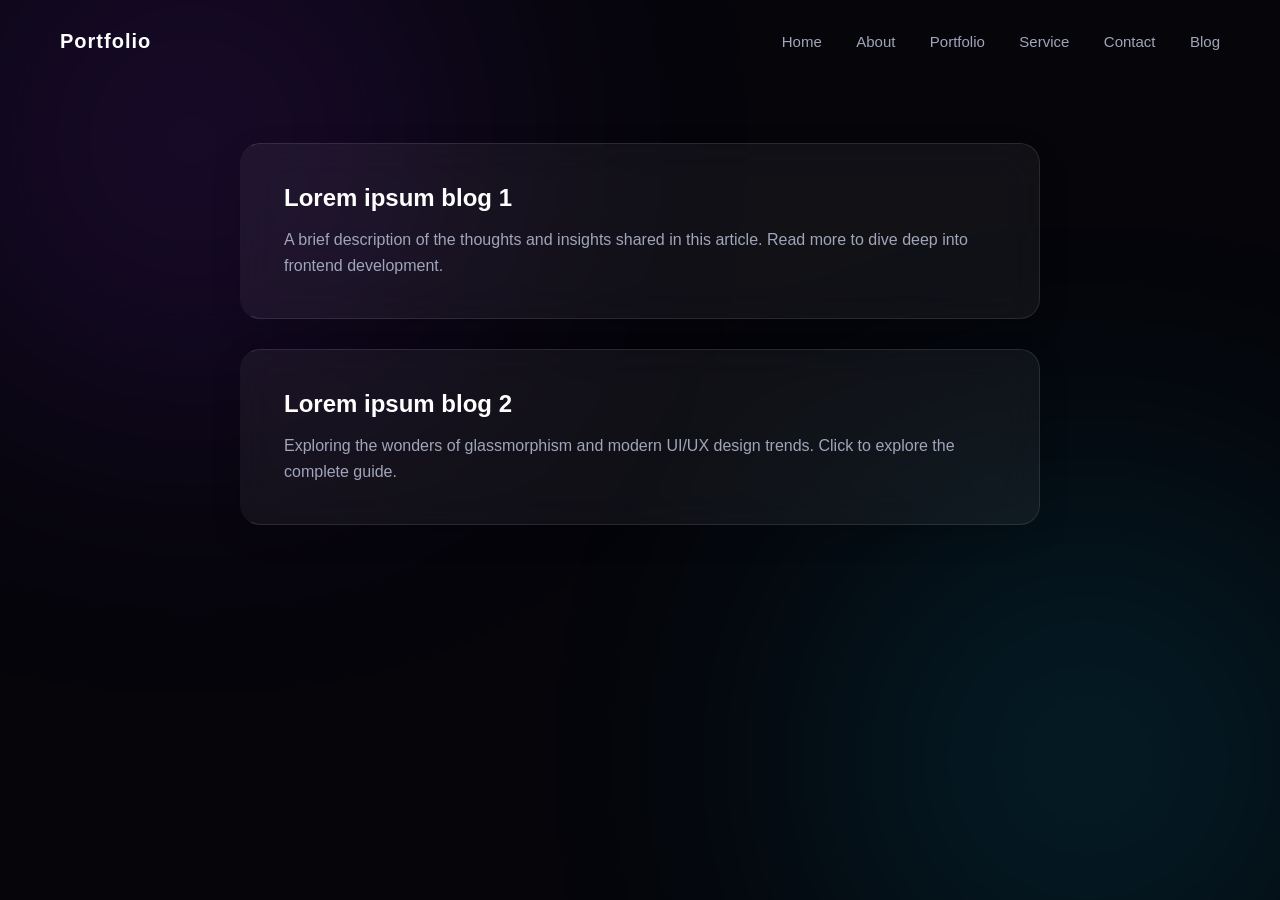
<file: blog.html>
<!DOCTYPE html>
<html>
<head>
<meta name="viewport" content="width=device-width, initial-scale=1.0">
<link rel="stylesheet" href="blog.css">
<title>Blog | Emilian Leaman</title>
</head>
<body>

<div class="nav">
  <div class="logo">Portfolio</div>
  <div class="links">
    <a href="index.html">Home</a>
    <a href="about.html">About</a>
    <a href="portfolio.html">Portfolio</a>
    <a href="services.html">Service</a>
    <a href="contact.html">Contact</a>
    <a href="blog.html">Blog</a>
  </div>
</div>

<div class="posts-container">
  <div class="posts">
    <div class="post glass-panel">
      <h3>Lorem ipsum blog 1</h3>
      <p>A brief description of the thoughts and insights shared in this article. Read more to dive deep into frontend development.</p>
    </div>
    <div class="post glass-panel">
      <h3>Lorem ipsum blog 2</h3>
      <p>Exploring the wonders of glassmorphism and modern UI/UX design trends. Click to explore the complete guide.</p>
    </div>
  </div>
</div>

</body>
</html>
</file>
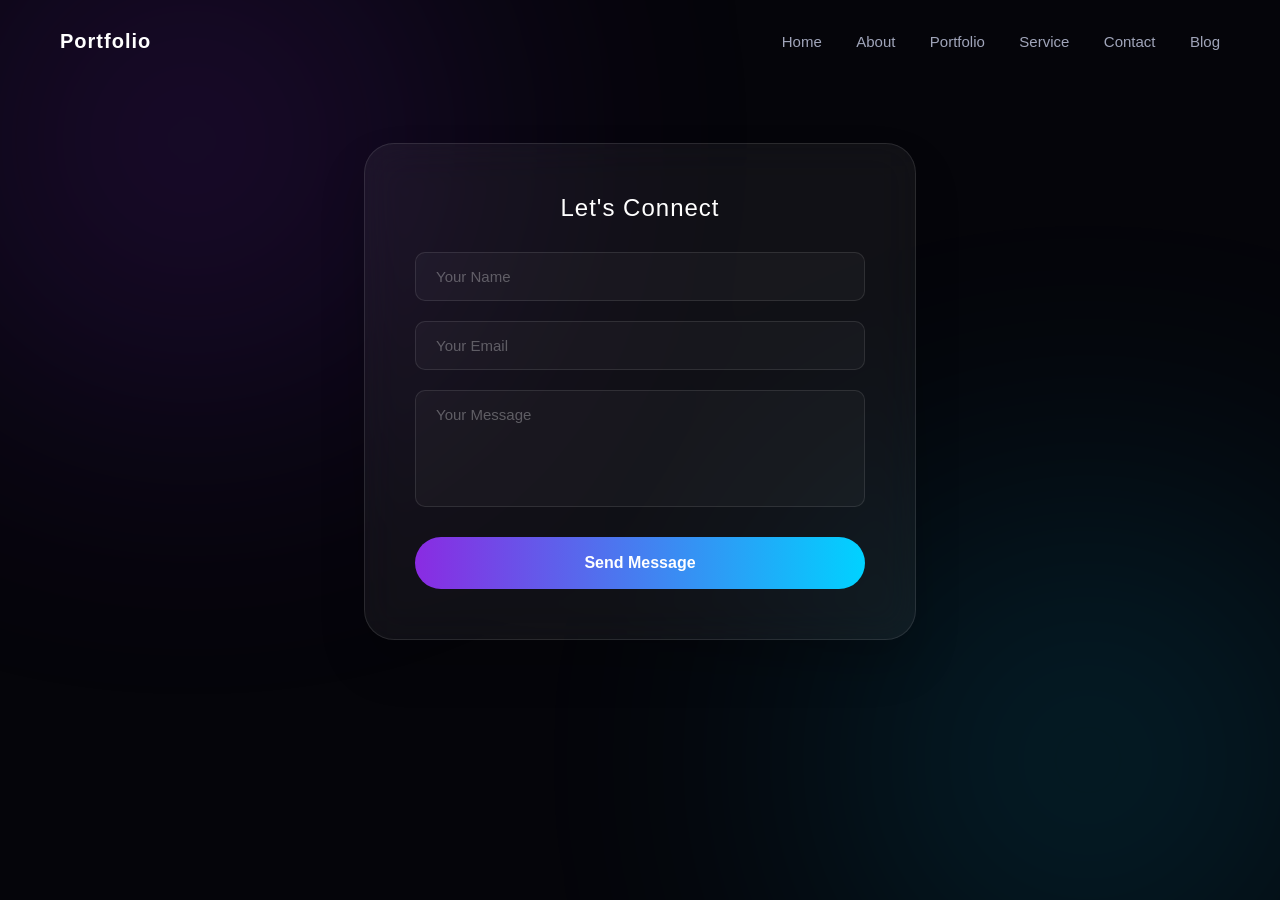
<file: contact.html>
<!DOCTYPE html>
<html>
<head>
<meta name="viewport" content="width=device-width, initial-scale=1.0">
<link rel="stylesheet" href="contact.css">
<title>Contact | Emilian Leaman</title>
</head>
<body>

<div class="nav">
  <div class="logo">Portfolio</div>
  <div class="links">
    <a href="index.html">Home</a>
    <a href="about.html">About</a>
    <a href="portfolio.html">Portfolio</a>
    <a href="services.html">Service</a>
    <a href="contact.html">Contact</a>
    <a href="blog.html">Blog</a>
  </div>
</div>

<div class="form glass-panel">
  <h2>Let's Connect</h2>
  <input type="text" class="box" placeholder="Your Name">
  <input type="email" class="box" placeholder="Your Email">
  <textarea class="box textarea" placeholder="Your Message" rows="5"></textarea>
  <button class="btn">Send Message</button>
</div>

</body>
</html>
</file>
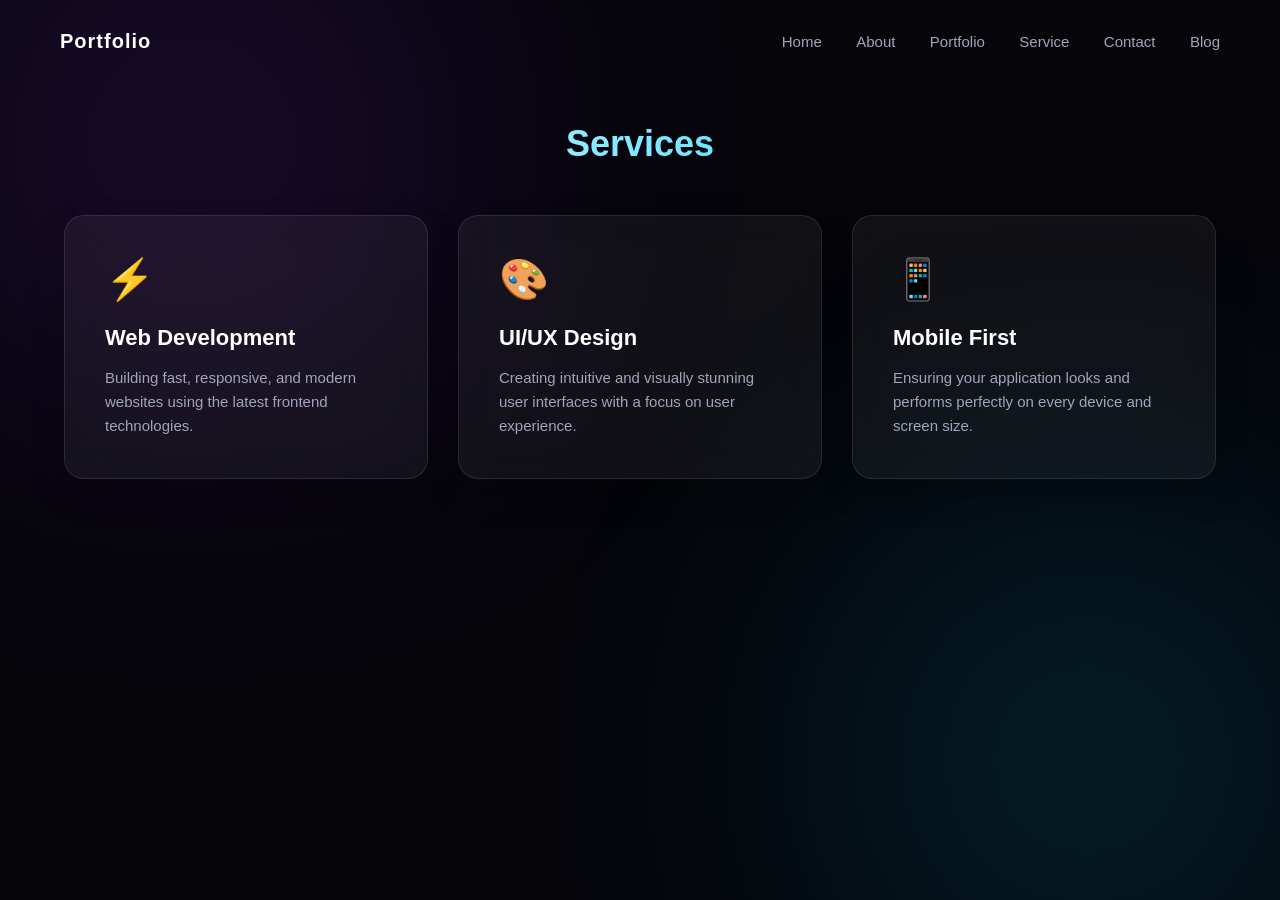
<file: services.html>
<!DOCTYPE html>
<html>
<head>
<meta name="viewport" content="width=device-width, initial-scale=1.0">
<link rel="stylesheet" href="services.css">
<title>Services | Emilian Leaman</title>
</head>
<body>

<div class="nav">
  <div class="logo">Portfolio</div>
  <div class="links">
    <a href="index.html">Home</a>
    <a href="about.html">About</a>
    <a href="portfolio.html">Portfolio</a>
    <a href="services.html">Service</a>
    <a href="contact.html">Contact</a>
    <a href="blog.html">Blog</a>
  </div>
</div>

<div class="services-container">
  <h1 class="page-title">Services</h1>
  <div class="services-grid">
    <div class="service-card glass-panel">
      <div class="icon">⚡</div>
      <h3>Web Development</h3>
      <p>Building fast, responsive, and modern websites using the latest frontend technologies.</p>
    </div>

    <div class="service-card glass-panel">
      <div class="icon">🎨</div>
      <h3>UI/UX Design</h3>
      <p>Creating intuitive and visually stunning user interfaces with a focus on user experience.</p>
    </div>

    <div class="service-card glass-panel">
      <div class="icon">📱</div>
      <h3>Mobile First</h3>
      <p>Ensuring your application looks and performs perfectly on every device and screen size.</p>
    </div>
  </div>
</div>

</body>
</html>
</file>
<file: blog.css>
/* Include the same :root, body, Ambient Background Glows, and .nav styles here! */
:root { --primary-glow: #8a2be2; --secondary-glow: #00d2ff; --text-main: #ffffff; --text-muted: #a0a5ba; --glass-bg: rgba(255, 255, 255, 0.05); --glass-border: rgba(255, 255, 255, 0.1); }
body { margin: 0; background-color: #05050a; color: var(--text-main); font-family: 'Segoe UI', Roboto, Arial, sans-serif; min-height: 100vh; overflow-x: hidden; position: relative; }
body::before, body::after { content: ''; position: fixed; width: 50vw; height: 50vw; border-radius: 50%; filter: blur(150px); z-index: -1; animation: float 10s ease-in-out infinite alternate; }
body::before { background: radial-gradient(circle, var(--primary-glow) 0%, transparent 70%); top: -20%; left: -10%; opacity: 0.4; }
body::after { background: radial-gradient(circle, var(--secondary-glow) 0%, transparent 70%); bottom: -20%; right: -10%; opacity: 0.3; animation-delay: -5s; }
@keyframes float { 0% { transform: translate(0, 0) scale(1); } 100% { transform: translate(30px, 50px) scale(1.1); } }
.nav { display: flex; justify-content: space-between; align-items: center; padding: 30px 60px; }
.logo { font-size: 20px; font-weight: bold; letter-spacing: 1px; }
.links a { color: var(--text-muted); text-decoration: none; font-size: 15px; font-weight: 500; margin-left: 30px; transition: all 0.3s ease; position: relative; }
.links a::after { content: ''; position: absolute; width: 0; height: 2px; bottom: -5px; left: 0; background: linear-gradient(90deg, var(--secondary-glow), var(--primary-glow)); transition: width 0.3s ease; }
.links a:hover { color: var(--text-main); } .links a:hover::after { width: 100%; }

/* Blog Specifics */
.posts-container { width: 85%; max-width: 800px; margin: 60px auto; }
.posts { display: flex; flex-direction: column; gap: 30px; }

.glass-panel { background: var(--glass-bg); backdrop-filter: blur(20px); -webkit-backdrop-filter: blur(20px); border: 1px solid var(--glass-border); border-radius: 20px; box-shadow: 0 10px 30px rgba(0,0,0,0.15); }
.post { padding: 40px; transition: transform 0.3s ease, background 0.3s ease; border-left: 4px solid transparent; }
.post:hover { transform: translateX(10px); background: rgba(255, 255, 255, 0.08); border-left: 4px solid var(--secondary-glow); }
.post h3 { margin-top: 0; font-size: 24px; color: #fff; margin-bottom: 15px; }
.post p { color: var(--text-muted); line-height: 1.6; margin: 0; }
</file>
<file: contact.css>
/* Include the same :root, body, Ambient Background Glows, and .nav styles here! */
:root { --primary-glow: #8a2be2; --secondary-glow: #00d2ff; --text-main: #ffffff; --text-muted: #a0a5ba; --glass-bg: rgba(255, 255, 255, 0.05); --glass-border: rgba(255, 255, 255, 0.1); }
body { margin: 0; background-color: #05050a; color: var(--text-main); font-family: 'Segoe UI', Roboto, Arial, sans-serif; min-height: 100vh; overflow-x: hidden; position: relative; }
body::before, body::after { content: ''; position: fixed; width: 50vw; height: 50vw; border-radius: 50%; filter: blur(150px); z-index: -1; animation: float 10s ease-in-out infinite alternate; }
body::before { background: radial-gradient(circle, var(--primary-glow) 0%, transparent 70%); top: -20%; left: -10%; opacity: 0.4; }
body::after { background: radial-gradient(circle, var(--secondary-glow) 0%, transparent 70%); bottom: -20%; right: -10%; opacity: 0.3; animation-delay: -5s; }
@keyframes float { 0% { transform: translate(0, 0) scale(1); } 100% { transform: translate(30px, 50px) scale(1.1); } }
.nav { display: flex; justify-content: space-between; align-items: center; padding: 30px 60px; }
.logo { font-size: 20px; font-weight: bold; letter-spacing: 1px; }
.links a { color: var(--text-muted); text-decoration: none; font-size: 15px; font-weight: 500; margin-left: 30px; transition: all 0.3s ease; position: relative; }
.links a::after { content: ''; position: absolute; width: 0; height: 2px; bottom: -5px; left: 0; background: linear-gradient(90deg, var(--secondary-glow), var(--primary-glow)); transition: width 0.3s ease; }
.links a:hover { color: var(--text-main); } .links a:hover::after { width: 100%; }

/* Contact Specifics */
.glass-panel { background: var(--glass-bg); backdrop-filter: blur(20px); -webkit-backdrop-filter: blur(20px); border: 1px solid var(--glass-border); border-radius: 30px; box-shadow: 0 25px 45px rgba(0,0,0,0.2); }

.form { display: flex; flex-direction: column; width: 100%; max-width: 450px; margin: 60px auto; padding: 50px; }
.form h2 { margin-top: 0; text-align: center; margin-bottom: 30px; font-weight: 400; letter-spacing: 1px; }

.box {
  margin-bottom: 20px; padding: 15px 20px; background: rgba(255, 255, 255, 0.03); border: 1px solid var(--glass-border);
  border-radius: 10px; color: white; font-size: 15px; outline: none; transition: all 0.3s ease; font-family: inherit;
}
.box::placeholder { color: rgba(255, 255, 255, 0.3); }
.box:focus { border-color: var(--secondary-glow); background: rgba(255, 255, 255, 0.08); box-shadow: 0 0 15px rgba(0, 210, 255, 0.1); }
.textarea { resize: none; }

.btn {
  margin-top: 10px; padding: 15px; background: transparent; color: var(--text-main); border-radius: 50px;
  font-size: 16px; font-weight: 600; border: 2px solid transparent; cursor: pointer;
  background-image: linear-gradient(rgba(255, 255, 255, 0), rgba(255, 255, 255, 0)), linear-gradient(90deg, var(--primary-glow), var(--secondary-glow));
  background-origin: border-box; background-clip: padding-box, border-box; transition: all 0.4s ease;
}
.btn:hover { background-image: linear-gradient(90deg, var(--primary-glow), var(--secondary-glow)), linear-gradient(90deg, var(--primary-glow), var(--secondary-glow)); box-shadow: 0 0 30px rgba(0, 210, 255, 0.4); transform: translateY(-2px); }
</file>
<file: services.css>
/* Base Styles: root, body, Background Glows, and nav */
:root { 
  --primary-glow: #8a2be2; 
  --secondary-glow: #00d2ff; 
  --text-main: #ffffff; 
  --text-muted: #a0a5ba; 
  --glass-bg: rgba(255, 255, 255, 0.05); 
  --glass-border: rgba(255, 255, 255, 0.1); 
}

body { 
  margin: 0; 
  background-color: #05050a; 
  color: var(--text-main); 
  font-family: 'Segoe UI', Roboto, Arial, sans-serif; 
  min-height: 100vh; 
  overflow-x: hidden; 
  position: relative; 
}

body::before, body::after { 
  content: ''; 
  position: fixed; 
  width: 50vw; 
  height: 50vw; 
  border-radius: 50%; 
  filter: blur(150px); 
  z-index: -1; 
  animation: float 10s ease-in-out infinite alternate; 
}

body::before { background: radial-gradient(circle, var(--primary-glow) 0%, transparent 70%); top: -20%; left: -10%; opacity: 0.4; }
body::after { background: radial-gradient(circle, var(--secondary-glow) 0%, transparent 70%); bottom: -20%; right: -10%; opacity: 0.3; animation-delay: -5s; }

@keyframes float { 
  0% { transform: translate(0, 0) scale(1); } 
  100% { transform: translate(30px, 50px) scale(1.1); } 
}

.nav { display: flex; justify-content: space-between; align-items: center; padding: 30px 60px; }
.logo { font-size: 20px; font-weight: bold; letter-spacing: 1px; }
.links a { 
  color: var(--text-muted); 
  text-decoration: none; 
  font-size: 15px; 
  font-weight: 500; 
  margin-left: 30px; 
  transition: all 0.3s ease; 
  position: relative; 
}

.links a::after { 
  content: ''; 
  position: absolute; 
  width: 0; 
  height: 2px; 
  bottom: -5px; 
  left: 0; 
  background: linear-gradient(90deg, var(--secondary-glow), var(--primary-glow)); 
  transition: width 0.3s ease; 
}

.links a:hover { color: var(--text-main); }
.links a:hover::after { width: 100%; }

/* Services Specifics */
.services-container { width: 90%; max-width: 1200px; margin: 40px auto; text-align: center; }
.page-title { margin-bottom: 50px; font-size: 36px; background: linear-gradient(to right, #fff, var(--secondary-glow)); -webkit-background-clip: text; -webkit-text-fill-color: transparent; }

.services-grid { display: flex; justify-content: center; gap: 30px; flex-wrap: wrap; }

.glass-panel { 
  background: var(--glass-bg); 
  backdrop-filter: blur(20px); 
  -webkit-backdrop-filter: blur(20px); 
  border: 1px solid var(--glass-border); 
  border-radius: 20px; 
  box-shadow: 0 15px 35px rgba(0,0,0,0.2); 
}

.service-card { 
  flex: 1; 
  min-width: 280px; 
  max-width: 350px; 
  padding: 40px; 
  transition: all 0.4s ease; 
  text-align: left; 
}

.service-card:hover { 
  transform: translateY(-10px); 
  border-color: var(--secondary-glow); 
  background: rgba(255, 255, 255, 0.08); 
}

.icon { font-size: 40px; margin-bottom: 20px; }
.service-card h3 { margin-bottom: 15px; font-size: 22px; color: #fff; }
.service-card p { color: var(--text-muted); line-height: 1.6; margin: 0; font-size: 15px; }
</file>
